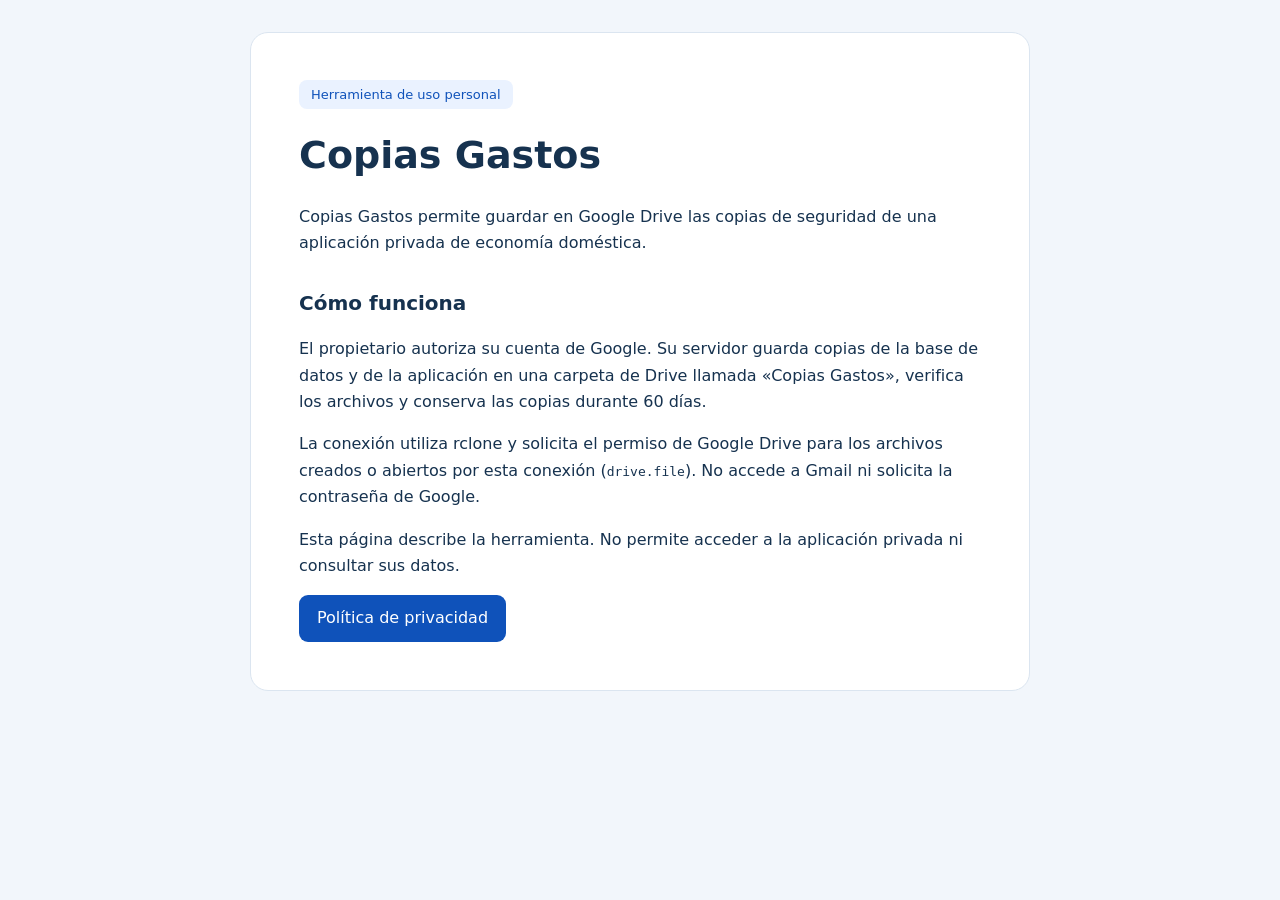
<file: index.html>
<!doctype html>
<html lang="es"><head><meta charset="utf-8"><meta name="viewport" content="width=device-width, initial-scale=1"><title>Copias Gastos</title><link rel="stylesheet" href="style.css"></head>
<body><main><span class="badge">Herramienta de uso personal</span><h1>Copias Gastos</h1>
<p>Copias Gastos permite guardar en Google Drive las copias de seguridad de una aplicación privada de economía doméstica.</p>
<h2>Cómo funciona</h2><p>El propietario autoriza su cuenta de Google. Su servidor guarda copias de la base de datos y de la aplicación en una carpeta de Drive llamada «Copias Gastos», verifica los archivos y conserva las copias durante 60 días.</p>
<p>La conexión utiliza rclone y solicita el permiso de Google Drive para los archivos creados o abiertos por esta conexión (<code>drive.file</code>). No accede a Gmail ni solicita la contraseña de Google.</p>
<p>Esta página describe la herramienta. No permite acceder a la aplicación privada ni consultar sus datos.</p>
<a class="button" href="privacidad.html">Política de privacidad</a>
</main></body></html>
</file>
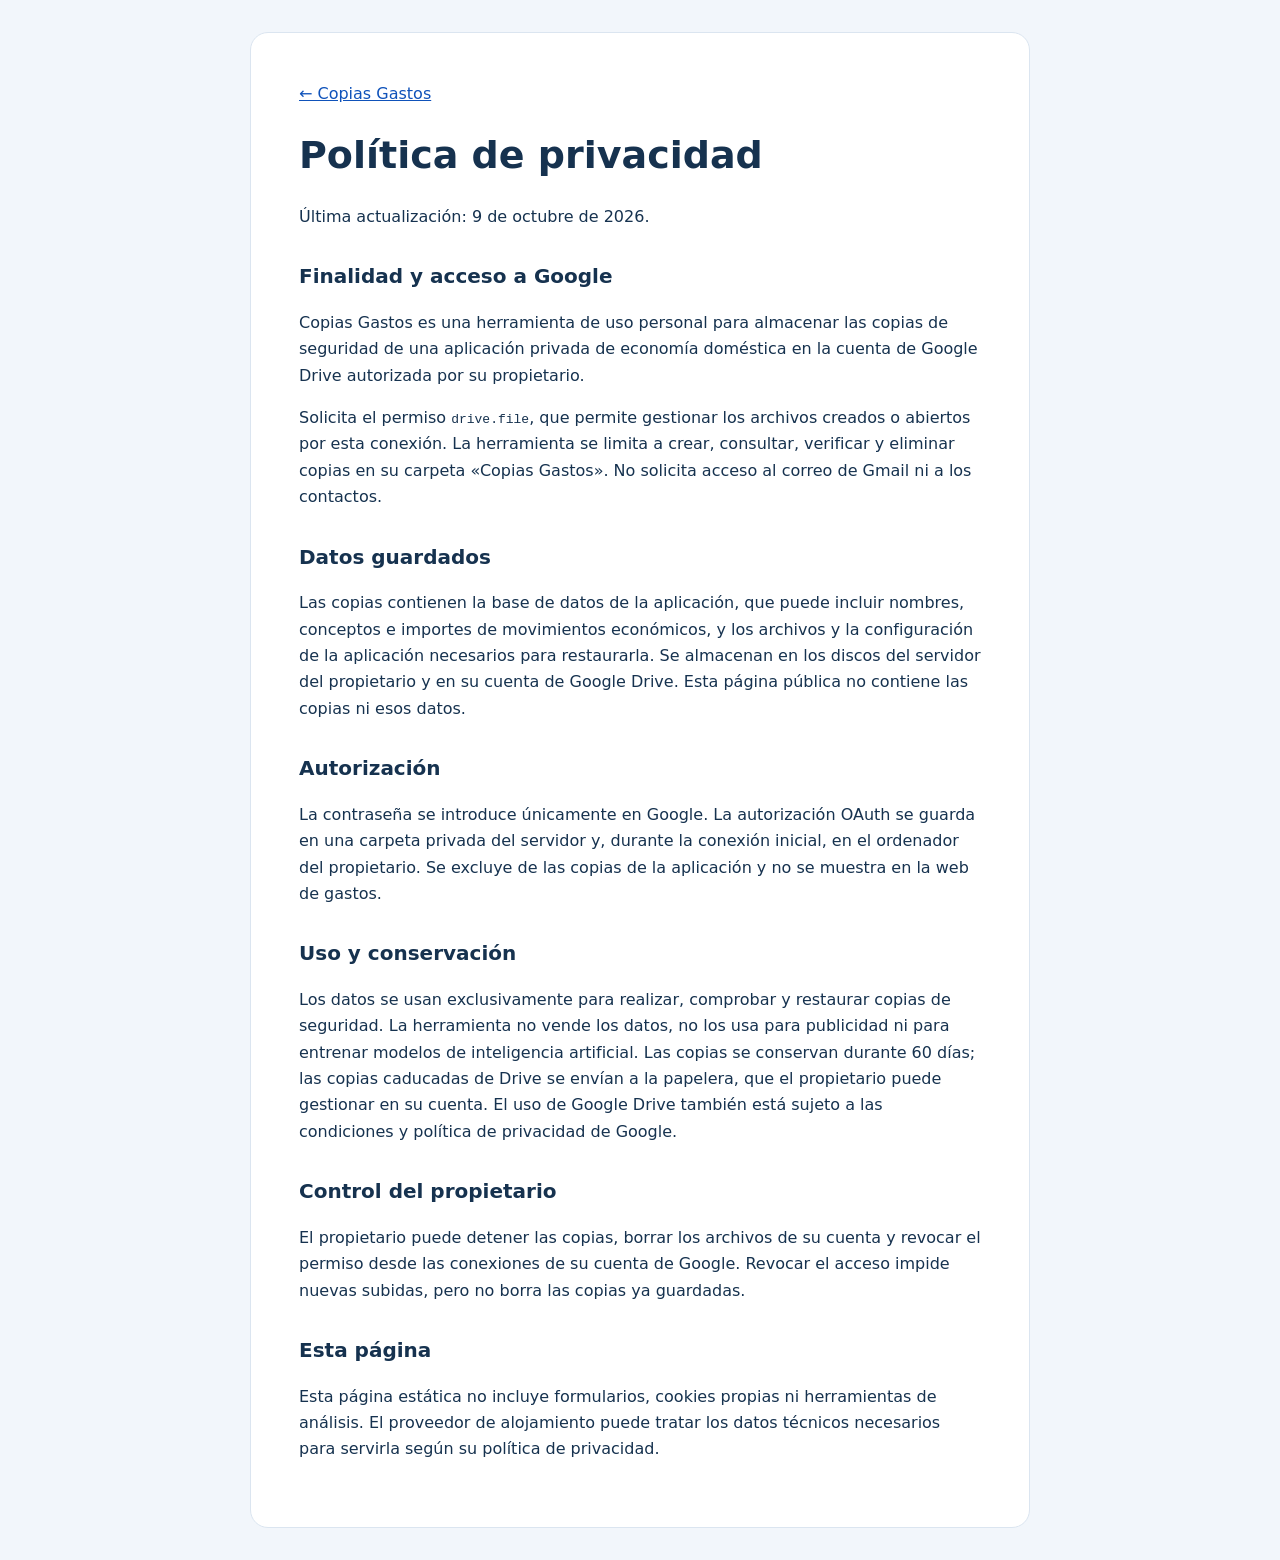
<file: privacidad.html>
<!doctype html>
<html lang="es"><head><meta charset="utf-8"><meta name="viewport" content="width=device-width, initial-scale=1"><title>Privacidad · Copias Gastos</title><link rel="stylesheet" href="style.css"></head>
<body><main><a href="index.html">← Copias Gastos</a><h1>Política de privacidad</h1><p>Última actualización: 9 de octubre de 2026.</p>
<h2>Finalidad y acceso a Google</h2><p>Copias Gastos es una herramienta de uso personal para almacenar las copias de seguridad de una aplicación privada de economía doméstica en la cuenta de Google Drive autorizada por su propietario.</p><p>Solicita el permiso <code>drive.file</code>, que permite gestionar los archivos creados o abiertos por esta conexión. La herramienta se limita a crear, consultar, verificar y eliminar copias en su carpeta «Copias Gastos». No solicita acceso al correo de Gmail ni a los contactos.</p>
<h2>Datos guardados</h2><p>Las copias contienen la base de datos de la aplicación, que puede incluir nombres, conceptos e importes de movimientos económicos, y los archivos y la configuración de la aplicación necesarios para restaurarla. Se almacenan en los discos del servidor del propietario y en su cuenta de Google Drive. Esta página pública no contiene las copias ni esos datos.</p>
<h2>Autorización</h2><p>La contraseña se introduce únicamente en Google. La autorización OAuth se guarda en una carpeta privada del servidor y, durante la conexión inicial, en el ordenador del propietario. Se excluye de las copias de la aplicación y no se muestra en la web de gastos.</p>
<h2>Uso y conservación</h2><p>Los datos se usan exclusivamente para realizar, comprobar y restaurar copias de seguridad. La herramienta no vende los datos, no los usa para publicidad ni para entrenar modelos de inteligencia artificial. Las copias se conservan durante 60 días; las copias caducadas de Drive se envían a la papelera, que el propietario puede gestionar en su cuenta. El uso de Google Drive también está sujeto a las condiciones y política de privacidad de Google.</p>
<h2>Control del propietario</h2><p>El propietario puede detener las copias, borrar los archivos de su cuenta y revocar el permiso desde las conexiones de su cuenta de Google. Revocar el acceso impide nuevas subidas, pero no borra las copias ya guardadas.</p>
<h2>Esta página</h2><p>Esta página estática no incluye formularios, cookies propias ni herramientas de análisis. El proveedor de alojamiento puede tratar los datos técnicos necesarios para servirla según su política de privacidad.</p>
</main></body></html>
</file>
<file: style.css>
:root{font-family:system-ui,sans-serif;color:#16324f;background:#f2f6fb;line-height:1.65}*{box-sizing:border-box}body{margin:0;padding:32px 16px}main{max-width:780px;margin:0 auto;background:white;border:1px solid #dbe5f0;border-radius:18px;padding:clamp(22px,5vw,48px)}h1{font-size:clamp(28px,5vw,38px);line-height:1.2}h2{font-size:20px;margin-top:30px}a{color:#0f52ba;overflow-wrap:anywhere}.badge{background:#eaf2ff;color:#0f52ba;border-radius:8px;padding:7px 12px;font-size:13px}.button{display:inline-block;padding:10px 18px;background:#0f52ba;color:white;border-radius:9px;text-decoration:none}code{overflow-wrap:anywhere}
</file>
